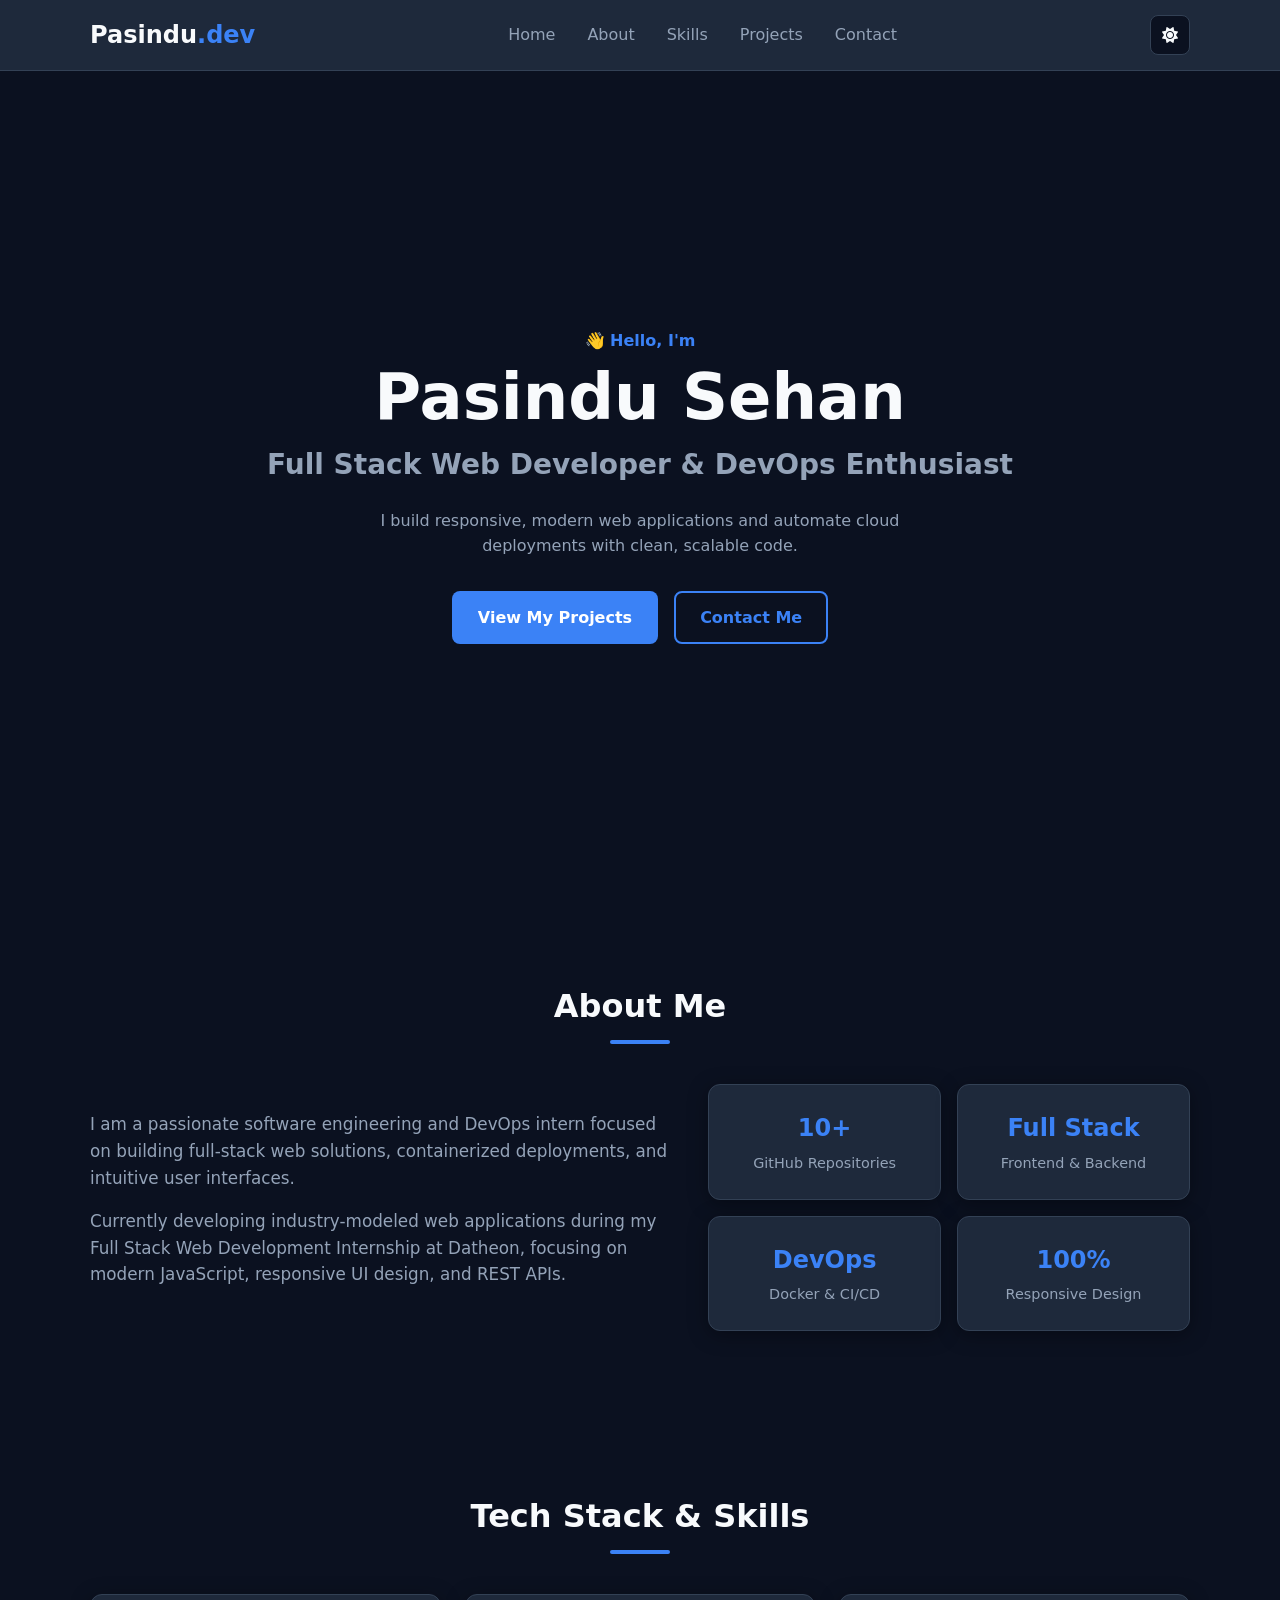
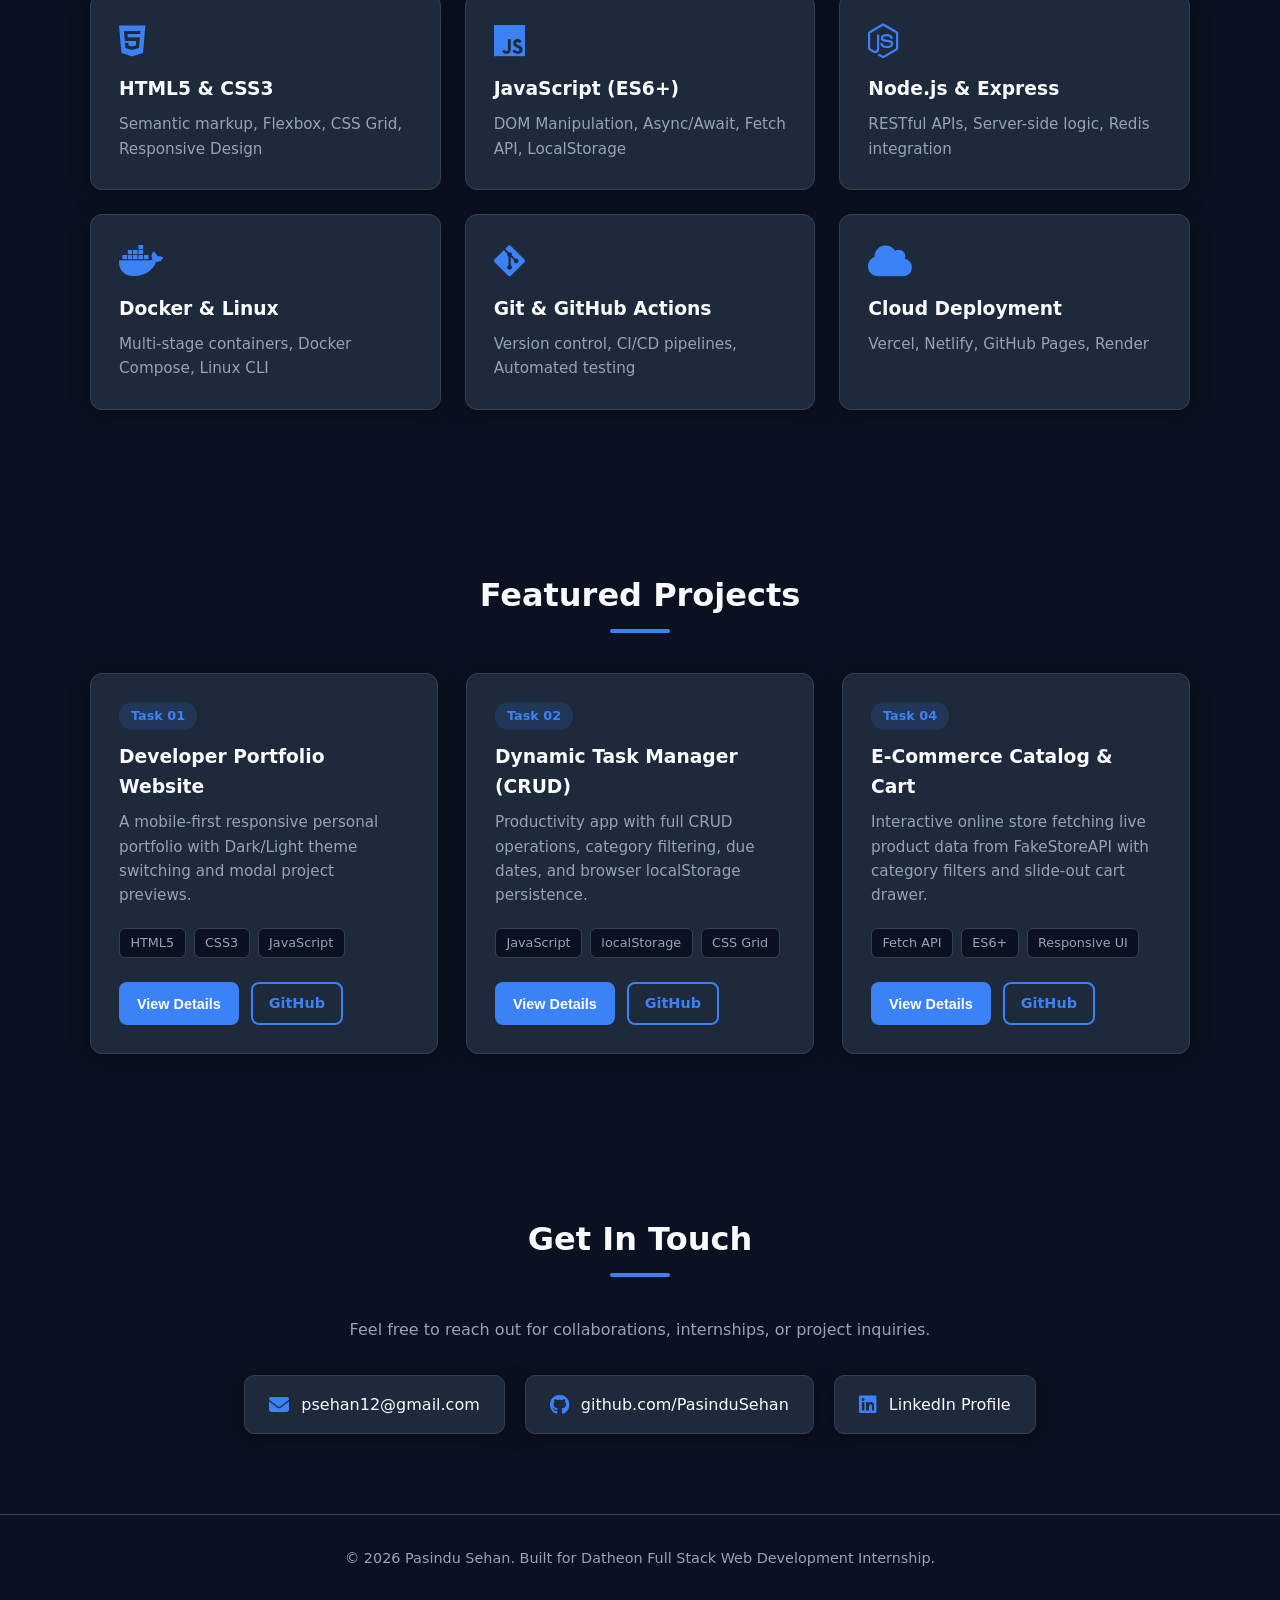
<file: Task-01-Portfolio/index.html>
<!DOCTYPE html>
<html lang="en" data-theme="dark">
<head>
  <meta charset="UTF-8" />
  <meta name="viewport" content="width=device-width, initial-scale=1.0" />
  <title>Pasindu Sehan | Full Stack & DevOps Portfolio</title>
  <link rel="stylesheet" href="style.css" />
  <!-- Icons -->
  <link rel="stylesheet" href="https://cdnjs.cloudflare.com/ajax/libs/font-awesome/6.5.1/css/all.min.css" />
</head>
<body>
  <!-- Header & Navigation -->
  <header class="header">
    <nav class="navbar container">
      <a href="#home" class="logo">Pasindu<span>.dev</span></a>

      <ul class="nav-links" id="navLinks">
        <li><a href="#home" class="nav-item">Home</a></li>
        <li><a href="#about" class="nav-item">About</a></li>
        <li><a href="#skills" class="nav-item">Skills</a></li>
        <li><a href="#projects" class="nav-item">Projects</a></li>
        <li><a href="#contact" class="nav-item">Contact</a></li>
      </ul>

      <div class="nav-actions">
        <button id="themeToggle" class="icon-btn" aria-label="Toggle Dark/Light Theme">
          <i class="fas fa-sun"></i>
        </button>
        <button id="hamburgerBtn" class="icon-btn hamburger" aria-label="Open Menu">
          <i class="fas fa-bars"></i>
        </button>
      </div>
    </nav>
  </header>

  <!-- Hero Section -->
  <section id="home" class="hero section">
    <div class="container hero-content">
      <p class="hero-tag">👋 Hello, I'm</p>
      <h1 class="hero-title">Pasindu Sehan</h1>
      <h2 class="hero-subtitle">Full Stack Web Developer & DevOps Enthusiast</h2>
      <p class="hero-desc">
        I build responsive, modern web applications and automate cloud deployments with clean, scalable code.
      </p>
      <div class="hero-buttons">
        <a href="#projects" class="btn btn-primary">View My Projects</a>
        <a href="#contact" class="btn btn-outline">Contact Me</a>
      </div>
    </div>
  </section>

  <!-- About Section -->
  <section id="about" class="about section">
    <div class="container">
      <h2 class="section-title">About Me</h2>
      <div class="about-grid">
        <div class="about-text">
          <p>
            I am a passionate software engineering and DevOps intern focused on building full-stack web solutions, containerized deployments, and intuitive user interfaces.
          </p>
          <p>
            Currently developing industry-modeled web applications during my Full Stack Web Development Internship at Datheon, focusing on modern JavaScript, responsive UI design, and REST APIs.
          </p>
        </div>
        <div class="about-stats">
          <div class="stat-card">
            <h3>10+</h3>
            <p>GitHub Repositories</p>
          </div>
          <div class="stat-card">
            <h3>Full Stack</h3>
            <p>Frontend & Backend</p>
          </div>
          <div class="stat-card">
            <h3>DevOps</h3>
            <p>Docker & CI/CD</p>
          </div>
          <div class="stat-card">
            <h3>100%</h3>
            <p>Responsive Design</p>
          </div>
        </div>
      </div>
    </div>
  </section>

  <!-- Skills Grid Section -->
  <section id="skills" class="skills section">
    <div class="container">
      <h2 class="section-title">Tech Stack & Skills</h2>
      <div class="skills-grid">
        <div class="skill-card">
          <i class="fab fa-html5 skill-icon"></i>
          <h3>HTML5 & CSS3</h3>
          <p>Semantic markup, Flexbox, CSS Grid, Responsive Design</p>
        </div>
        <div class="skill-card">
          <i class="fab fa-js skill-icon"></i>
          <h3>JavaScript (ES6+)</h3>
          <p>DOM Manipulation, Async/Await, Fetch API, LocalStorage</p>
        </div>
        <div class="skill-card">
          <i class="fab fa-node-js skill-icon"></i>
          <h3>Node.js & Express</h3>
          <p>RESTful APIs, Server-side logic, Redis integration</p>
        </div>
        <div class="skill-card">
          <i class="fab fa-docker skill-icon"></i>
          <h3>Docker & Linux</h3>
          <p>Multi-stage containers, Docker Compose, Linux CLI</p>
        </div>
        <div class="skill-card">
          <i class="fab fa-git-alt skill-icon"></i>
          <h3>Git & GitHub Actions</h3>
          <p>Version control, CI/CD pipelines, Automated testing</p>
        </div>
        <div class="skill-card">
          <i class="fas fa-cloud skill-icon"></i>
          <h3>Cloud Deployment</h3>
          <p>Vercel, Netlify, GitHub Pages, Render</p>
        </div>
      </div>
    </div>
  </section>

  <!-- Featured Projects Section -->
  <section id="projects" class="projects section">
    <div class="container">
      <h2 class="section-title">Featured Projects</h2>
      <div class="projects-grid">
        <!-- Project 1 -->
        <article class="project-card">
          <div class="project-badge">Task 01</div>
          <h3>Developer Portfolio Website</h3>
          <p>A mobile-first responsive personal portfolio with Dark/Light theme switching and modal project previews.</p>
          <div class="tech-tags">
            <span>HTML5</span>
            <span>CSS3</span>
            <span>JavaScript</span>
          </div>
          <div class="project-actions">
            <button class="btn btn-sm btn-primary open-modal-btn" data-project="0">View Details</button>
            <a href="https://github.com/PasinduSehan" target="_blank" class="btn btn-sm btn-outline">GitHub</a>
          </div>
        </article>

        <!-- Project 2 -->
        <article class="project-card">
          <div class="project-badge">Task 02</div>
          <h3>Dynamic Task Manager (CRUD)</h3>
          <p>Productivity app with full CRUD operations, category filtering, due dates, and browser localStorage persistence.</p>
          <div class="tech-tags">
            <span>JavaScript</span>
            <span>localStorage</span>
            <span>CSS Grid</span>
          </div>
          <div class="project-actions">
            <button class="btn btn-sm btn-primary open-modal-btn" data-project="1">View Details</button>
            <a href="https://github.com/PasinduSehan" target="_blank" class="btn btn-sm btn-outline">GitHub</a>
          </div>
        </article>

        <!-- Project 3 -->
        <article class="project-card">
          <div class="project-badge">Task 04</div>
          <h3>E-Commerce Catalog & Cart</h3>
          <p>Interactive online store fetching live product data from FakeStoreAPI with category filters and slide-out cart drawer.</p>
          <div class="tech-tags">
            <span>Fetch API</span>
            <span>ES6+</span>
            <span>Responsive UI</span>
          </div>
          <div class="project-actions">
            <button class="btn btn-sm btn-primary open-modal-btn" data-project="2">View Details</button>
            <a href="https://github.com/PasinduSehan" target="_blank" class="btn btn-sm btn-outline">GitHub</a>
          </div>
        </article>
      </div>
    </div>
  </section>

  <!-- Contact Section -->
  <section id="contact" class="contact section">
    <div class="container contact-container">
      <h2 class="section-title">Get In Touch</h2>
      <p class="contact-desc">Feel free to reach out for collaborations, internships, or project inquiries.</p>
      <div class="contact-links">
        <a href="mailto:psehan12@gmail.com" class="contact-card">
          <i class="fas fa-envelope"></i>
          <span>psehan12@gmail.com</span>
        </a>
        <a href="https://github.com/PasinduSehan" target="_blank" class="contact-card">
          <i class="fab fa-github"></i>
          <span>github.com/PasinduSehan</span>
        </a>
        <a href="https://linkedin.com" target="_blank" class="contact-card">
          <i class="fab fa-linkedin"></i>
          <span>LinkedIn Profile</span>
        </a>
      </div>
    </div>
  </section>

  <!-- Footer -->
  <footer class="footer">
    <div class="container">
      <p>&copy; 2026 Pasindu Sehan. Built for Datheon Full Stack Web Development Internship.</p>
    </div>
  </footer>

  <!-- Project Details Modal Popup -->
  <div id="projectModal" class="modal-overlay" aria-hidden="true">
    <div class="modal-box">
      <button id="closeModalBtn" class="modal-close" aria-label="Close Modal">
        <i class="fas fa-times"></i>
      </button>
      <span id="modalBadge" class="project-badge">Task</span>
      <h3 id="modalTitle">Project Title</h3>
      <p id="modalDescription" class="modal-desc">Project full description goes here.</p>
      <div class="modal-features">
        <h4>Key Features:</h4>
        <ul id="modalFeaturesList"></ul>
      </div>
      <div id="modalTech" class="tech-tags"></div>
      <div class="modal-footer">
        <a id="modalGithubLink" href="#" target="_blank" class="btn btn-primary">
          <i class="fab fa-github"></i> View Source Code
        </a>
      </div>
    </div>
  </div>

  <script src="script.js"></script>
</body>
</html>
</file>
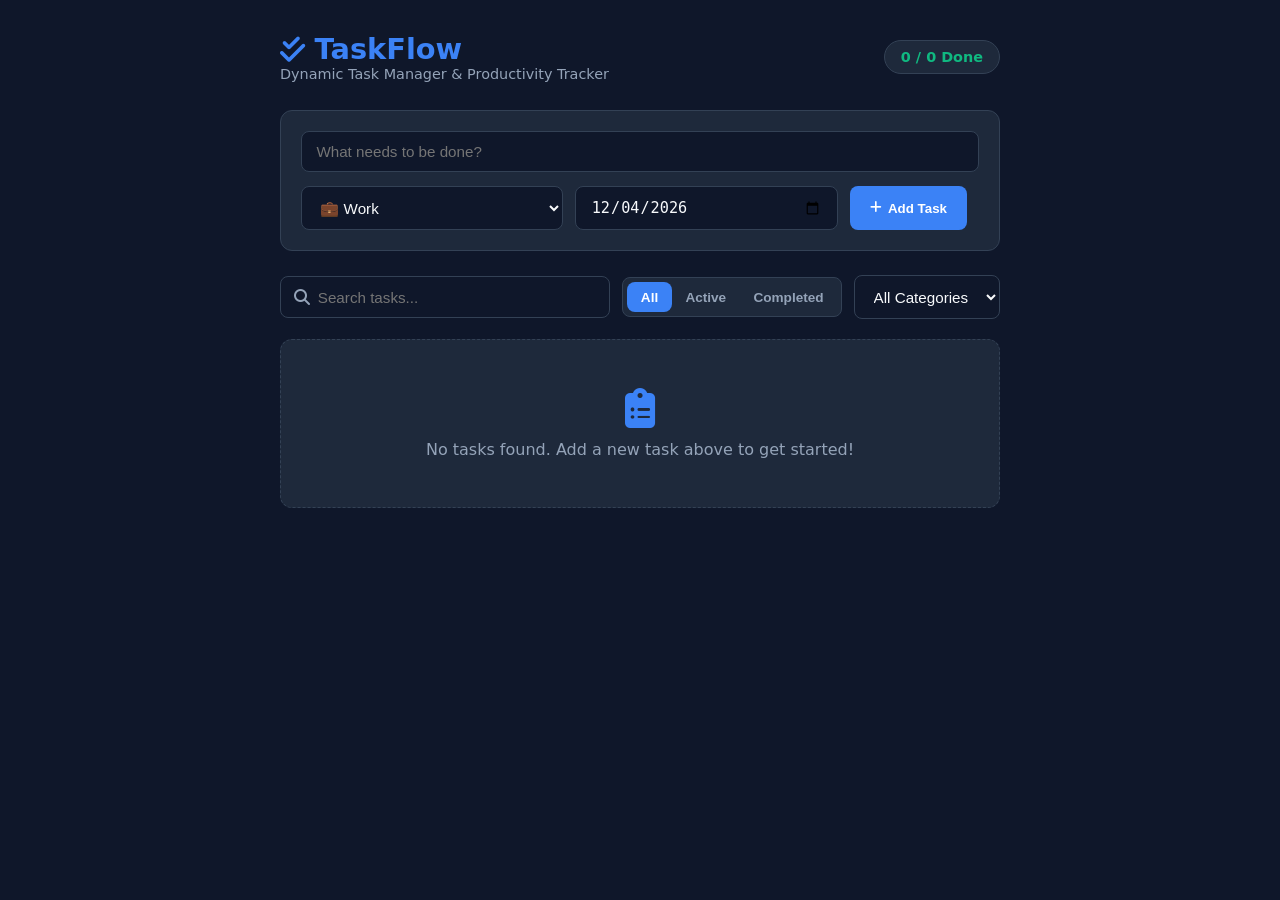
<file: Task-02-Task-Manager/index.html>
<!DOCTYPE html>
<html lang="en">
<head>
  <meta charset="UTF-8" />
  <meta name="viewport" content="width=device-width, initial-scale=1.0" />
  <title>TaskFlow | Dynamic Task Manager (CRUD)</title>
  <link rel="stylesheet" href="style.css" />
  <link rel="stylesheet" href="https://cdnjs.cloudflare.com/ajax/libs/font-awesome/6.5.1/css/all.min.css" />
</head>
<body>
  <div class="app-container">
    <!-- Header -->
    <header class="app-header">
      <div>
        <h1><i class="fas fa-check-double"></i> TaskFlow</h1>
        <p>Dynamic Task Manager & Productivity Tracker</p>
      </div>
      <div class="stats-pill">
        <span id="completedCount">0</span> / <span id="totalCount">0</span> Done
      </div>
    </header>

    <!-- Add / Edit Task Form -->
    <form id="taskForm" class="task-form">
      <input type="hidden" id="editTaskId" />
      <div class="form-row">
        <input
          type="text"
          id="taskTitle"
          placeholder="What needs to be done?"
          required
        />
      </div>
      <div class="form-row controls-row">
        <select id="taskCategory">
          <option value="Work">💼 Work</option>
          <option value="Study">📚 Study</option>
          <option value="Personal">🏠 Personal</option>
        </select>

        <input type="date" id="taskDueDate" required />

        <button type="submit" id="submitBtn" class="btn-primary">
          <i class="fas fa-plus"></i> Add Task
        </button>
        <button type="button" id="cancelEditBtn" class="btn-secondary hidden">
          Cancel
        </button>
      </div>
    </form>

    <!-- Search & Filters -->
    <div class="filter-bar">
      <div class="search-box">
        <i class="fas fa-search"></i>
        <input type="text" id="searchInput" placeholder="Search tasks..." />
      </div>

      <div class="filter-tabs">
        <button class="filter-btn active" data-filter="all">All</button>
        <button class="filter-btn" data-filter="active">Active</button>
        <button class="filter-btn" data-filter="completed">Completed</button>
      </div>

      <select id="categoryFilter" class="category-select">
        <option value="all">All Categories</option>
        <option value="Work">Work</option>
        <option value="Study">Study</option>
        <option value="Personal">Personal</option>
      </select>
    </div>

    <!-- Task List Container -->
    <ul id="taskList" class="task-list"></ul>

    <!-- Empty State -->
    <div id="emptyState" class="empty-state hidden">
      <i class="fas fa-clipboard-list"></i>
      <p>No tasks found. Add a new task above to get started!</p>
    </div>
  </div>

  <script src="script.js"></script>
</body>
</html>
</file>
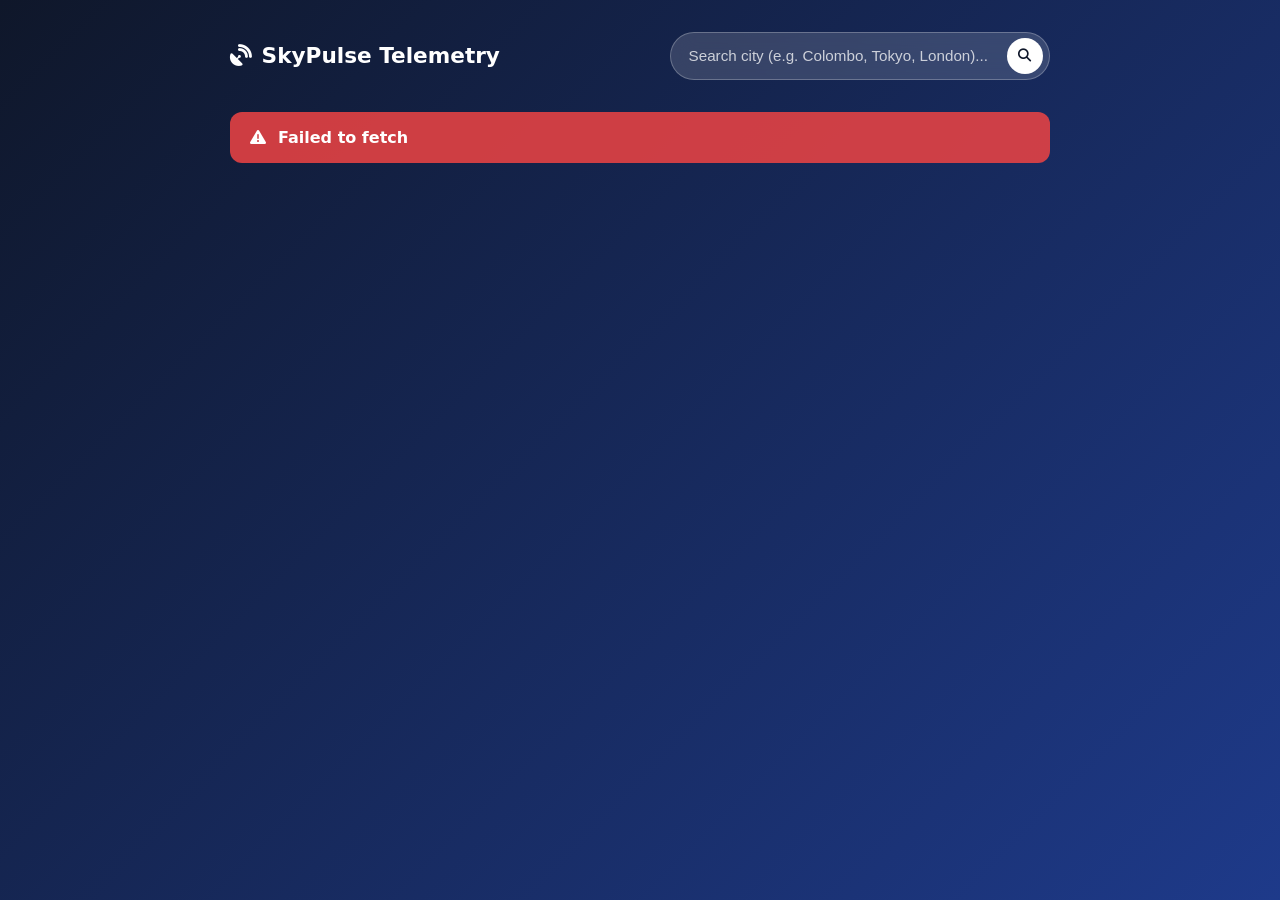
<file: Task-03-Weather-App/index.html>
<!DOCTYPE html>
<html lang="en">
<head>
  <meta charset="UTF-8" />
  <meta name="viewport" content="width=device-width, initial-scale=1.0" />
  <title>SkyPulse | Real-Time Weather & Climate Telemetry</title>
  <link rel="stylesheet" href="style.css" />
  <link rel="stylesheet" href="https://cdnjs.cloudflare.com/ajax/libs/font-awesome/6.5.1/css/all.min.css" />
</head>
<body class="theme-default">
  <div class="weather-app">
    <!-- Top Search Bar -->
    <header class="app-header">
      <div class="brand">
        <i class="fas fa-satellite-dish"></i>
        <span>SkyPulse Telemetry</span>
      </div>
      <form id="searchForm" class="search-form">
        <input
          type="text"
          id="cityInput"
          placeholder="Search city (e.g. Colombo, Tokyo, London)..."
          required
        />
        <button type="submit" aria-label="Search City">
          <i class="fas fa-search"></i>
        </button>
      </form>
    </header>

    <!-- Loading Spinner -->
    <div id="loader" class="state-box hidden">
      <div class="spinner"></div>
      <p>Fetching live atmospheric telemetry...</p>
    </div>

    <!-- Error Message -->
    <div id="errorBox" class="error-box hidden">
      <i class="fas fa-exclamation-triangle"></i>
      <span id="errorText">City not found. Please try again.</span>
    </div>

    <!-- Main Weather Dashboard -->
    <main id="weatherDashboard" class="dashboard hidden">
      <!-- Current Weather Hero Card -->
      <section class="current-card">
        <div class="location-info">
          <h1 id="cityName">Colombo, LK</h1>
          <p id="currentDate">Thursday, Nov 26, 2026</p>
          <span id="conditionBadge" class="condition-pill">Clear Sky</span>
        </div>

        <div class="temp-display">
          <i id="weatherIcon" class="fas fa-sun main-icon"></i>
          <div class="temp-value">
            <span id="currentTemp">29</span><span class="unit">°C</span>
          </div>
        </div>
      </section>

      <!-- Telemetry Metrics Grid -->
      <section class="metrics-grid">
        <div class="metric-card">
          <i class="fas fa-tint"></i>
          <div>
            <span class="metric-label">Humidity</span>
            <strong id="humidityValue">74%</strong>
          </div>
        </div>

        <div class="metric-card">
          <i class="fas fa-wind"></i>
          <div>
            <span class="metric-label">Wind Speed</span>
            <strong id="windValue">14 km/h</strong>
          </div>
        </div>

        <div class="metric-card">
          <i class="fas fa-tachometer-alt"></i>
          <div>
            <span class="metric-label">Pressure</span>
            <strong id="pressureValue">1012 hPa</strong>
          </div>
        </div>

        <div class="metric-card">
          <i class="fas fa-temperature-half"></i>
          <div>
            <span class="metric-label">Feels Like</span>
            <strong id="feelsLikeValue">32°C</strong>
          </div>
        </div>
      </section>

      <!-- 5-Day Forecast Section -->
      <section class="forecast-section">
        <h2>5-Day Climate Forecast</h2>
        <div id="forecastGrid" class="forecast-grid">
          <!-- Forecast cards injected via JS -->
        </div>
      </section>
    </main>
  </div>

  <script src="script.js"></script>
</body>
</html>
</file>
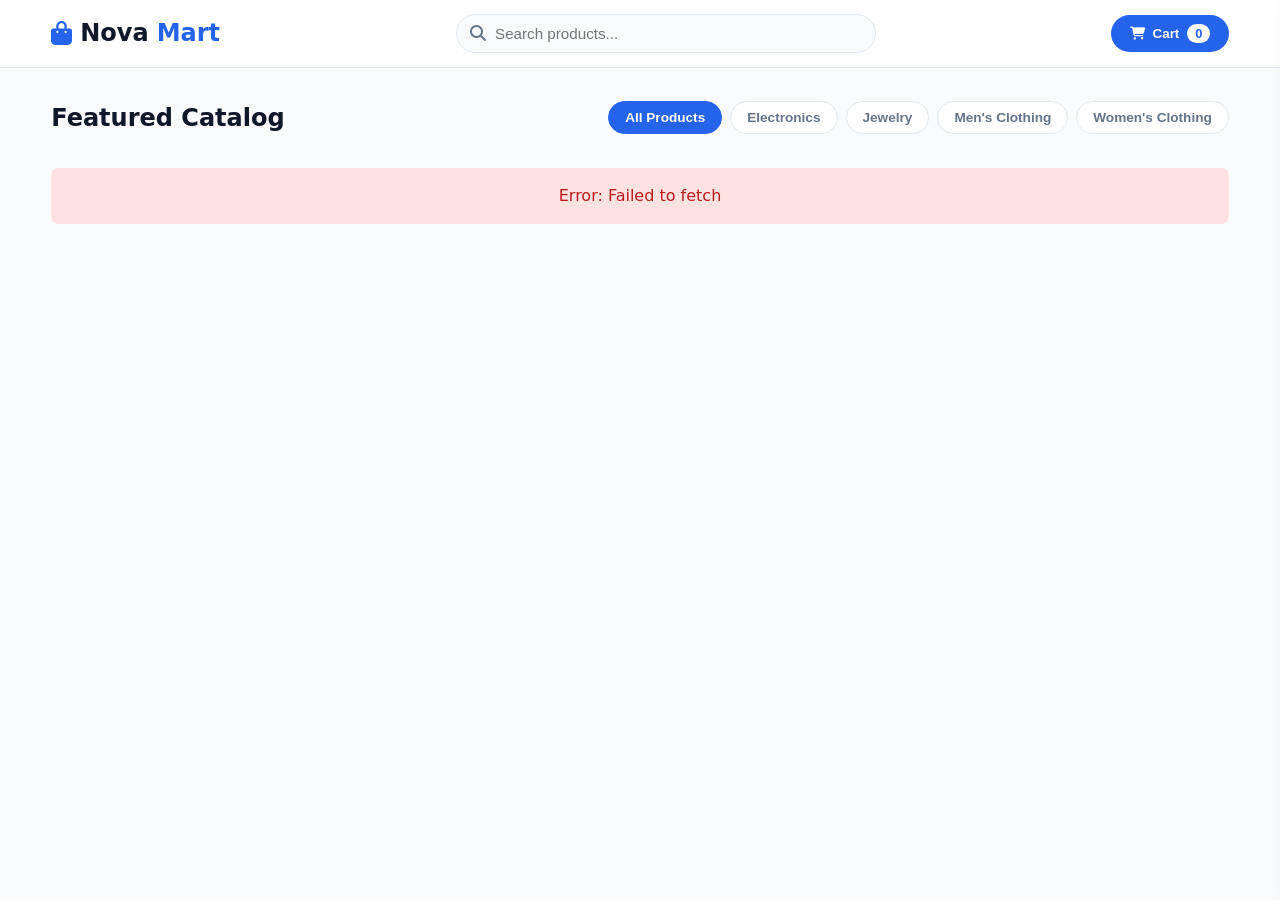
<file: Task-04-Ecommerce-Store/index.html>
<!DOCTYPE html>
<html lang="en">
<head>
  <meta charset="UTF-8" />
  <meta name="viewport" content="width=device-width, initial-scale=1.0" />
  <title>NovaMart | E-Commerce Catalog & Cart</title>
  <link rel="stylesheet" href="style.css" />
  <link rel="stylesheet" href="https://cdnjs.cloudflare.com/ajax/libs/font-awesome/6.5.1/css/all.min.css" />
</head>
<body>
  <!-- Navbar -->
  <header class="navbar">
    <div class="container nav-content">
      <a href="#" class="logo"><i class="fas fa-bag-shopping"></i> Nova<span>Mart</span></a>

      <div class="search-bar">
        <i class="fas fa-search"></i>
        <input type="text" id="searchInput" placeholder="Search products..." />
      </div>

      <button id="openCartBtn" class="cart-btn" aria-label="Open Shopping Cart">
        <i class="fas fa-shopping-cart"></i>
        <span>Cart</span>
        <span id="cartBadge" class="badge">0</span>
      </button>
    </div>
  </header>

  <!-- Main Storefront -->
  <main class="container main-section">
    <!-- Category Filter Buttons -->
    <div class="filter-bar">
      <h2>Featured Catalog</h2>
      <div id="categoryButtons" class="category-pills">
        <button class="cat-btn active" data-category="all">All Products</button>
        <button class="cat-btn" data-category="electronics">Electronics</button>
        <button class="cat-btn" data-category="jewelery">Jewelry</button>
        <button class="cat-btn" data-category="men's clothing">Men's Clothing</button>
        <button class="cat-btn" data-category="women's clothing">Women's Clothing</button>
      </div>
    </div>

    <!-- Loading Spinner -->
    <div id="loader" class="loader-container">
      <div class="spinner"></div>
      <p>Loading catalog from FakeStoreAPI...</p>
    </div>

    <!-- Error Message -->
    <div id="errorMessage" class="error-box hidden"></div>

    <!-- Product Grid -->
    <section id="productGrid" class="product-grid"></section>
  </main>

  <!-- Slide-out Cart Drawer -->
  <div id="cartOverlay" class="drawer-overlay"></div>
  <aside id="cartDrawer" class="cart-drawer" aria-hidden="true">
    <div class="drawer-header">
      <h3><i class="fas fa-shopping-bag"></i> Your Cart</h3>
      <button id="closeCartBtn" class="close-btn" aria-label="Close Cart">
        <i class="fas fa-times"></i>
      </button>
    </div>

    <div id="cartItemsContainer" class="drawer-body">
      <!-- Cart items injected via JS -->
    </div>

    <div class="drawer-footer">
      <div class="summary-row">
        <span>Subtotal</span>
        <span id="subtotalAmount">$0.00</span>
      </div>
      <div class="summary-row">
        <span>Estimated Tax (5%)</span>
        <span id="taxAmount">$0.00</span>
      </div>
      <div class="summary-row">
        <span>Shipping</span>
        <span id="shippingAmount">$0.00</span>
      </div>
      <div class="summary-row total-row">
        <span>Total</span>
        <span id="totalAmount">$0.00</span>
      </div>
      <button id="checkoutBtn" class="checkout-btn" disabled>
        Proceed to Checkout <i class="fas fa-arrow-right"></i>
      </button>
    </div>
  </aside>

  <!-- Simulated Checkout Modal -->
  <div id="checkoutModal" class="modal-overlay">
    <div class="modal-card">
      <div class="success-icon"><i class="fas fa-check-circle"></i></div>
      <h2>Order Confirmed!</h2>
      <p>Thank you for shopping with NovaMart. Your simulated order has been placed successfully.</p>
      <p class="order-total-note">Total Paid: <strong id="modalPaidAmount">$0.00</strong></p>
      <button id="closeModalBtn" class="btn-primary">Continue Shopping</button>
    </div>
  </div>

  <script src="script.js"></script>
</body>
</html>
</file>
<file: Task-01-Portfolio/style.css>
/* Theme Variables */
:root {
  --bg-color: #f8fafc;
  --surface-color: #ffffff;
  --text-primary: #0f172a;
  --text-secondary: #475569;
  --accent: #2563eb;
  --accent-hover: #1d4ed8;
  --border-color: #e2e8f0;
  --shadow: 0 4px 20px rgba(0, 0, 0, 0.06);
}

[data-theme="dark"] {
  --bg-color: #0b1120;
  --surface-color: #1e293b;
  --text-primary: #f8fafc;
  --text-secondary: #94a3b8;
  --accent: #3b82f6;
  --accent-hover: #60a5fa;
  --border-color: #334155;
  --shadow: 0 4px 20px rgba(0, 0, 0, 0.35);
}

/* Reset & Base */
* {
  margin: 0;
  padding: 0;
  box-sizing: border-box;
}

html {
  scroll-behavior: smooth;
}

body {
  font-family: 'Segoe UI', system-ui, -apple-system, sans-serif;
  background-color: var(--bg-color);
  color: var(--text-primary);
  line-height: 1.6;
  transition: background-color 0.3s ease, color 0.3s ease;
}

.container {
  width: 90%;
  max-width: 1100px;
  margin: 0 auto;
}

.section {
  padding: 5rem 0;
}

.section-title {
  font-size: 2rem;
  text-align: center;
  margin-bottom: 2.5rem;
  position: relative;
}

.section-title::after {
  content: "";
  display: block;
  width: 60px;
  height: 4px;
  background: var(--accent);
  margin: 0.5rem auto 0;
  border-radius: 2px;
}

/* Buttons */
.btn {
  display: inline-flex;
  align-items: center;
  gap: 0.5rem;
  padding: 0.75rem 1.5rem;
  border-radius: 8px;
  font-weight: 600;
  text-decoration: none;
  cursor: pointer;
  border: 2px solid transparent;
  transition: all 0.25s ease;
}

.btn-sm {
  padding: 0.5rem 1rem;
  font-size: 0.9rem;
}

.btn-primary {
  background: var(--accent);
  color: #ffffff;
}

.btn-primary:hover {
  background: var(--accent-hover);
  transform: translateY(-2px);
}

.btn-outline {
  border-color: var(--accent);
  color: var(--accent);
  background: transparent;
}

.btn-outline:hover {
  background: var(--accent);
  color: #ffffff;
}

/* Header & Navbar */
.header {
  position: sticky;
  top: 0;
  z-index: 100;
  background: var(--surface-color);
  border-bottom: 1px solid var(--border-color);
  backdrop-filter: blur(10px);
}

.navbar {
  display: flex;
  justify-content: space-between;
  align-items: center;
  height: 70px;
}

.logo {
  font-size: 1.5rem;
  font-weight: 800;
  color: var(--text-primary);
  text-decoration: none;
}

.logo span {
  color: var(--accent);
}

.nav-links {
  display: flex;
  list-style: none;
  gap: 2rem;
}

.nav-item {
  text-decoration: none;
  color: var(--text-secondary);
  font-weight: 500;
  transition: color 0.2s;
}

.nav-item:hover {
  color: var(--accent);
}

.nav-actions {
  display: flex;
  align-items: center;
  gap: 0.75rem;
}

.icon-btn {
  background: var(--bg-color);
  color: var(--text-primary);
  border: 1px solid var(--border-color);
  width: 40px;
  height: 40px;
  border-radius: 8px;
  cursor: pointer;
  display: grid;
  place-items: center;
  font-size: 1rem;
  transition: all 0.2s;
}

.icon-btn:hover {
  border-color: var(--accent);
  color: var(--accent);
}

.hamburger {
  display: none;
}

/* Hero Section */
.hero {
  min-height: calc(100vh - 70px);
  display: flex;
  align-items: center;
  text-align: center;
}

.hero-tag {
  color: var(--accent);
  font-weight: 600;
  margin-bottom: 0.5rem;
}

.hero-title {
  font-size: clamp(2.5rem, 6vw, 4rem);
  font-weight: 800;
  line-height: 1.15;
  margin-bottom: 0.5rem;
}

.hero-subtitle {
  font-size: clamp(1.2rem, 3vw, 1.75rem);
  color: var(--text-secondary);
  margin-bottom: 1.25rem;
}

.hero-desc {
  max-width: 600px;
  margin: 0 auto 2rem;
  color: var(--text-secondary);
}

.hero-buttons {
  display: flex;
  justify-content: center;
  gap: 1rem;
  flex-wrap: wrap;
}

/* About Section */
.about-grid {
  display: grid;
  grid-template-columns: 1.2fr 1fr;
  gap: 2.5rem;
  align-items: center;
}

.about-text p {
  color: var(--text-secondary);
  margin-bottom: 1rem;
  font-size: 1.05rem;
}

.about-stats {
  display: grid;
  grid-template-columns: repeat(2, 1fr);
  gap: 1rem;
}

.stat-card {
  background: var(--surface-color);
  padding: 1.5rem;
  border-radius: 12px;
  border: 1px solid var(--border-color);
  text-align: center;
  box-shadow: var(--shadow);
}

.stat-card h3 {
  color: var(--accent);
  font-size: 1.5rem;
  margin-bottom: 0.25rem;
}

.stat-card p {
  color: var(--text-secondary);
  font-size: 0.9rem;
}

/* Skills Grid */
.skills-grid {
  display: grid;
  grid-template-columns: repeat(auto-fit, minmax(260px, 1fr));
  gap: 1.5rem;
}

.skill-card {
  background: var(--surface-color);
  padding: 1.75rem;
  border-radius: 12px;
  border: 1px solid var(--border-color);
  box-shadow: var(--shadow);
  transition: transform 0.25s ease;
}

.skill-card:hover {
  transform: translateY(-5px);
  border-color: var(--accent);
}

.skill-icon {
  font-size: 2.2rem;
  color: var(--accent);
  margin-bottom: 1rem;
}

.skill-card h3 {
  margin-bottom: 0.5rem;
}

.skill-card p {
  color: var(--text-secondary);
  font-size: 0.95rem;
}

/* Projects Grid */
.projects-grid {
  display: grid;
  grid-template-columns: repeat(auto-fit, minmax(300px, 1fr));
  gap: 1.75rem;
}

.project-card {
  background: var(--surface-color);
  padding: 1.75rem;
  border-radius: 12px;
  border: 1px solid var(--border-color);
  box-shadow: var(--shadow);
  display: flex;
  flex-direction: column;
  justify-content: space-between;
}

.project-badge {
  display: inline-block;
  width: fit-content;
  background: rgba(59, 130, 246, 0.15);
  color: var(--accent);
  font-size: 0.8rem;
  font-weight: 700;
  padding: 0.25rem 0.75rem;
  border-radius: 999px;
  margin-bottom: 0.75rem;
}

.project-card h3 {
  margin-bottom: 0.5rem;
}

.project-card p {
  color: var(--text-secondary);
  font-size: 0.95rem;
  margin-bottom: 1.25rem;
}

.tech-tags {
  display: flex;
  flex-wrap: wrap;
  gap: 0.5rem;
  margin-bottom: 1.5rem;
}

.tech-tags span {
  background: var(--bg-color);
  color: var(--text-secondary);
  border: 1px solid var(--border-color);
  padding: 0.25rem 0.65rem;
  border-radius: 6px;
  font-size: 0.8rem;
}

.project-actions {
  display: flex;
  gap: 0.75rem;
}

/* Contact Section */
.contact-container {
  text-align: center;
}

.contact-desc {
  color: var(--text-secondary);
  margin-bottom: 2rem;
}

.contact-links {
  display: flex;
  justify-content: center;
  flex-wrap: wrap;
  gap: 1.25rem;
}

.contact-card {
  display: flex;
  align-items: center;
  gap: 0.75rem;
  background: var(--surface-color);
  color: var(--text-primary);
  text-decoration: none;
  padding: 1rem 1.5rem;
  border-radius: 10px;
  border: 1px solid var(--border-color);
  box-shadow: var(--shadow);
  transition: all 0.25s;
}

.contact-card i {
  color: var(--accent);
  font-size: 1.25rem;
}

.contact-card:hover {
  border-color: var(--accent);
  transform: translateY(-3px);
}

/* Footer */
.footer {
  text-align: center;
  padding: 2rem 0;
  border-top: 1px solid var(--border-color);
  color: var(--text-secondary);
  font-size: 0.9rem;
}

/* Modal Popup */
.modal-overlay {
  position: fixed;
  inset: 0;
  background: rgba(0, 0, 0, 0.7);
  display: none;
  place-items: center;
  padding: 1rem;
  z-index: 999;
}

.modal-overlay.active {
  display: grid;
}

.modal-box {
  background: var(--surface-color);
  width: 100%;
  max-width: 520px;
  padding: 2rem;
  border-radius: 14px;
  border: 1px solid var(--border-color);
  position: relative;
  animation: popIn 0.2s ease;
}

@keyframes popIn {
  from { transform: scale(0.95); opacity: 0; }
  to { transform: scale(1); opacity: 1; }
}

.modal-close {
  position: absolute;
  top: 1rem;
  right: 1rem;
  background: transparent;
  border: none;
  color: var(--text-secondary);
  font-size: 1.25rem;
  cursor: pointer;
}

.modal-desc {
  color: var(--text-secondary);
  margin: 0.75rem 0 1.25rem;
}

.modal-features {
  margin-bottom: 1.25rem;
}

.modal-features h4 {
  margin-bottom: 0.5rem;
}

.modal-features ul {
  padding-left: 1.25rem;
  color: var(--text-secondary);
}

.modal-features li {
  margin-bottom: 0.35rem;
}

/* Mobile Responsive Media Queries */
@media (max-width: 768px) {
  .hamburger {
    display: grid;
  }

  .nav-links {
    position: absolute;
    top: 70px;
    left: 0;
    right: 0;
    background: var(--surface-color);
    flex-direction: column;
    gap: 0;
    border-bottom: 1px solid var(--border-color);
    display: none;
  }

  .nav-links.active {
    display: flex;
  }

  .nav-links li a {
    display: block;
    padding: 1rem 1.5rem;
    border-top: 1px solid var(--border-color);
  }

  .about-grid {
    grid-template-columns: 1fr;
  }
}
</file>
<file: Task-02-Task-Manager/style.css>
:root {
  --bg: #0f172a;
  --card: #1e293b;
  --input-bg: #0f172a;
  --text: #f8fafc;
  --muted: #94a3b8;
  --primary: #3b82f6;
  --primary-hover: #2563eb;
  --success: #10b981;
  --danger: #ef4444;
  --warning: #f59e0b;
  --border: #334155;
}

* {
  margin: 0;
  padding: 0;
  box-sizing: border-box;
}

body {
  font-family: 'Segoe UI', system-ui, sans-serif;
  background-color: var(--bg);
  color: var(--text);
  min-height: 100vh;
  padding: 2rem 1rem;
  display: flex;
  justify-content: center;
}

.app-container {
  width: 100%;
  max-width: 720px;
}

/* Header */
.app-header {
  display: flex;
  justify-content: space-between;
  align-items: center;
  margin-bottom: 1.75rem;
  flex-wrap: wrap;
  gap: 1rem;
}

.app-header h1 {
  font-size: 1.8rem;
  color: var(--primary);
  display: flex;
  align-items: center;
  gap: 0.6rem;
}

.app-header p {
  color: var(--muted);
  font-size: 0.9rem;
}

.stats-pill {
  background: var(--card);
  border: 1px solid var(--border);
  padding: 0.5rem 1rem;
  border-radius: 999px;
  font-weight: 600;
  font-size: 0.9rem;
  color: var(--success);
}

/* Form */
.task-form {
  background: var(--card);
  padding: 1.25rem;
  border-radius: 12px;
  border: 1px solid var(--border);
  margin-bottom: 1.5rem;
  display: flex;
  flex-direction: column;
  gap: 0.85rem;
}

.controls-row {
  display: grid;
  grid-template-columns: 1fr 1fr auto auto;
  gap: 0.75rem;
}

input[type="text"],
input[type="date"],
select {
  width: 100%;
  padding: 0.7rem 0.9rem;
  border-radius: 8px;
  border: 1px solid var(--border);
  background: var(--input-bg);
  color: var(--text);
  font-size: 0.95rem;
  outline: none;
}

input:focus,
select:focus {
  border-color: var(--primary);
}

button {
  cursor: pointer;
  border: none;
  border-radius: 8px;
  font-weight: 600;
  transition: all 0.2s ease;
}

.btn-primary {
  background: var(--primary);
  color: #fff;
  padding: 0.7rem 1.25rem;
  display: inline-flex;
  align-items: center;
  gap: 0.4rem;
  white-space: nowrap;
}

.btn-primary:hover {
  background: var(--primary-hover);
}

.btn-secondary {
  background: var(--border);
  color: var(--text);
  padding: 0.7rem 1rem;
}

.hidden {
  display: none !important;
}

/* Filter Bar */
.filter-bar {
  display: flex;
  justify-content: space-between;
  align-items: center;
  gap: 0.75rem;
  margin-bottom: 1.25rem;
  flex-wrap: wrap;
}

.search-box {
  position: relative;
  flex: 1;
  min-width: 180px;
}

.search-box i {
  position: absolute;
  left: 0.85rem;
  top: 50%;
  transform: translateY(-50%);
  color: var(--muted);
}

.search-box input {
  padding-left: 2.3rem;
}

.filter-tabs {
  display: flex;
  background: var(--card);
  padding: 0.25rem;
  border-radius: 8px;
  border: 1px solid var(--border);
}

.filter-btn {
  background: transparent;
  color: var(--muted);
  padding: 0.45rem 0.85rem;
  font-size: 0.85rem;
}

.filter-btn.active {
  background: var(--primary);
  color: #fff;
}

.category-select {
  width: auto;
  min-width: 140px;
}

/* Task List */
.task-list {
  list-style: none;
  display: flex;
  flex-direction: column;
  gap: 0.75rem;
}

.task-item {
  background: var(--card);
  border: 1px solid var(--border);
  border-radius: 10px;
  padding: 1rem 1.25rem;
  display: flex;
  justify-content: space-between;
  align-items: center;
  gap: 1rem;
  transition: transform 0.2s ease, opacity 0.25s ease;
  animation: slideIn 0.25s ease;
}

@keyframes slideIn {
  from { opacity: 0; transform: translateY(-8px); }
  to { opacity: 1; transform: translateY(0); }
}

.task-item.completed {
  opacity: 0.65;
  border-left: 4px solid var(--success);
}

.task-item.completed .task-text {
  text-decoration: line-through;
  color: var(--muted);
}

.task-left {
  display: flex;
  align-items: flex-start;
  gap: 0.85rem;
  flex: 1;
}

.task-checkbox {
  width: 20px;
  height: 20px;
  margin-top: 3px;
  accent-color: var(--success);
  cursor: pointer;
}

.task-info {
  display: flex;
  flex-direction: column;
  gap: 0.35rem;
}

.task-text {
  font-size: 1rem;
  font-weight: 500;
}

.task-meta {
  display: flex;
  align-items: center;
  gap: 0.75rem;
  font-size: 0.8rem;
  color: var(--muted);
}

.badge {
  padding: 0.15rem 0.6rem;
  border-radius: 999px;
  font-weight: 600;
  font-size: 0.75rem;
}

.badge-Work { background: rgba(59, 130, 246, 0.2); color: #60a5fa; }
.badge-Study { background: rgba(168, 85, 247, 0.2); color: #c084fc; }
.badge-Personal { background: rgba(16, 185, 129, 0.2); color: #34d399; }

.task-actions {
  display: flex;
  gap: 0.5rem;
}

.action-btn {
  background: var(--input-bg);
  color: var(--muted);
  width: 34px;
  height: 34px;
  display: grid;
  place-items: center;
  border: 1px solid var(--border);
}

.action-btn.edit:hover {
  color: var(--warning);
  border-color: var(--warning);
}

.action-btn.delete:hover {
  color: var(--danger);
  border-color: var(--danger);
}

/* Empty State */
.empty-state {
  text-align: center;
  padding: 3rem 1rem;
  background: var(--card);
  border-radius: 12px;
  border: 1px dashed var(--border);
  color: var(--muted);
}

.empty-state i {
  font-size: 2.5rem;
  margin-bottom: 0.75rem;
  color: var(--primary);
}

@media (max-width: 640px) {
  .controls-row {
    grid-template-columns: 1fr;
  }
}
</file>
<file: Task-03-Weather-App/style.css>
* {
  margin: 0;
  padding: 0;
  box-sizing: border-box;
}

body {
  font-family: 'Segoe UI', system-ui, sans-serif;
  min-height: 100vh;
  color: #ffffff;
  padding: 2rem 1rem;
  display: flex;
  justify-content: center;
  transition: background 0.6s ease;
}

/* Dynamic Weather Gradients */
body.theme-default {
  background: linear-gradient(135deg, #0f172a 0%, #1e3a8a 100%);
}

body.theme-sunny {
  background: linear-gradient(135deg, #0284c7 0%, #f59e0b 100%);
}

body.theme-cloudy {
  background: linear-gradient(135deg, #334155 0%, #64748b 100%);
}

body.theme-rainy {
  background: linear-gradient(135deg, #1e293b 0%, #0f172a 60%, #1d4ed8 100%);
}

body.theme-night {
  background: linear-gradient(135deg, #020617 0%, #1e1b4b 100%);
}

.weather-app {
  width: 100%;
  max-width: 820px;
}

/* Header & Search */
.app-header {
  display: flex;
  justify-content: space-between;
  align-items: center;
  flex-wrap: wrap;
  gap: 1rem;
  margin-bottom: 2rem;
}

.brand {
  display: flex;
  align-items: center;
  gap: 0.6rem;
  font-size: 1.35rem;
  font-weight: 800;
}

.search-form {
  display: flex;
  background: rgba(255, 255, 255, 0.15);
  backdrop-filter: blur(12px);
  border: 1px solid rgba(255, 255, 255, 0.25);
  border-radius: 999px;
  padding: 0.3rem 0.4rem 0.3rem 1.1rem;
  width: 100%;
  max-width: 380px;
}

.search-form input {
  flex: 1;
  background: transparent;
  border: none;
  color: #ffffff;
  font-size: 0.95rem;
  outline: none;
}

.search-form input::placeholder {
  color: rgba(255, 255, 255, 0.75);
}

.search-form button {
  background: #ffffff;
  color: #0f172a;
  border: none;
  width: 36px;
  height: 36px;
  border-radius: 50%;
  cursor: pointer;
  display: grid;
  place-items: center;
  transition: transform 0.2s;
}

.search-form button:hover {
  transform: scale(1.06);
}

.hidden {
  display: none !important;
}

/* Loader & Error */
.state-box {
  text-align: center;
  padding: 4rem 1rem;
  background: rgba(255, 255, 255, 0.1);
  border-radius: 16px;
  backdrop-filter: blur(10px);
}

.spinner {
  width: 44px;
  height: 44px;
  border: 4px solid rgba(255, 255, 255, 0.25);
  border-top-color: #ffffff;
  border-radius: 50%;
  margin: 0 auto 1rem;
  animation: spin 0.8s linear infinite;
}

@keyframes spin {
  to { transform: rotate(360deg); }
}

.error-box {
  background: rgba(239, 68, 68, 0.85);
  padding: 1rem 1.25rem;
  border-radius: 12px;
  margin-bottom: 1.5rem;
  display: flex;
  align-items: center;
  gap: 0.75rem;
  font-weight: 600;
}

/* Current Weather Card */
.current-card {
  background: rgba(255, 255, 255, 0.14);
  backdrop-filter: blur(14px);
  border: 1px solid rgba(255, 255, 255, 0.22);
  border-radius: 20px;
  padding: 2rem;
  display: flex;
  justify-content: space-between;
  align-items: center;
  flex-wrap: wrap;
  gap: 1.5rem;
  margin-bottom: 1.5rem;
}

.location-info h1 {
  font-size: 2rem;
  margin-bottom: 0.25rem;
}

.location-info p {
  opacity: 0.85;
  margin-bottom: 0.85rem;
}

.condition-pill {
  display: inline-block;
  background: rgba(255, 255, 255, 0.22);
  padding: 0.35rem 0.9rem;
  border-radius: 999px;
  font-weight: 600;
  font-size: 0.9rem;
}

.temp-display {
  display: flex;
  align-items: center;
  gap: 1.25rem;
}

.main-icon {
  font-size: 4rem;
}

.temp-value {
  font-size: 4.2rem;
  font-weight: 800;
  line-height: 1;
}

.temp-value .unit {
  font-size: 1.8rem;
  vertical-align: top;
}

/* Telemetry Metrics */
.metrics-grid {
  display: grid;
  grid-template-columns: repeat(auto-fit, minmax(170px, 1fr));
  gap: 1rem;
  margin-bottom: 2rem;
}

.metric-card {
  background: rgba(255, 255, 255, 0.12);
  backdrop-filter: blur(10px);
  border: 1px solid rgba(255, 255, 255, 0.18);
  border-radius: 14px;
  padding: 1.15rem;
  display: flex;
  align-items: center;
  gap: 0.9rem;
}

.metric-card i {
  font-size: 1.5rem;
  opacity: 0.9;
}

.metric-label {
  display: block;
  font-size: 0.8rem;
  opacity: 0.8;
}

.metric-card strong {
  font-size: 1.15rem;
}

/* 5-Day Forecast */
.forecast-section h2 {
  font-size: 1.2rem;
  margin-bottom: 1rem;
}

.forecast-grid {
  display: grid;
  grid-template-columns: repeat(auto-fit, minmax(135px, 1fr));
  gap: 0.9rem;
}

.forecast-card {
  background: rgba(255, 255, 255, 0.12);
  backdrop-filter: blur(10px);
  border: 1px solid rgba(255, 255, 255, 0.18);
  border-radius: 14px;
  padding: 1.15rem 0.9rem;
  text-align: center;
}

.forecast-day {
  font-weight: 700;
  margin-bottom: 0.5rem;
}

.forecast-icon {
  font-size: 1.8rem;
  margin: 0.5rem 0;
}

.forecast-temps {
  font-size: 0.95rem;
  font-weight: 600;
}

.forecast-temps span {
  opacity: 0.7;
  font-weight: 400;
}
</file>
<file: Task-04-Ecommerce-Store/style.css>
:root {
  --bg: #f8fafc;
  --surface: #ffffff;
  --text: #0f172a;
  --muted: #64748b;
  --primary: #2563eb;
  --primary-dark: #1d4ed8;
  --accent: #f59e0b;
  --success: #10b981;
  --danger: #ef4444;
  --border: #e2e8f0;
  --shadow: 0 4px 16px rgba(15, 23, 42, 0.06);
}

* {
  margin: 0;
  padding: 0;
  box-sizing: border-box;
}

body {
  font-family: 'Segoe UI', system-ui, sans-serif;
  background-color: var(--bg);
  color: var(--text);
  line-height: 1.5;
}

.container {
  width: 92%;
  max-width: 1200px;
  margin: 0 auto;
}

.hidden {
  display: none !important;
}

/* Navbar */
.navbar {
  background: var(--surface);
  border-bottom: 1px solid var(--border);
  position: sticky;
  top: 0;
  z-index: 50;
  padding: 0.9rem 0;
}

.nav-content {
  display: flex;
  justify-content: space-between;
  align-items: center;
  gap: 1rem;
  flex-wrap: wrap;
}

.logo {
  font-size: 1.5rem;
  font-weight: 800;
  color: var(--text);
  text-decoration: none;
  display: flex;
  align-items: center;
  gap: 0.5rem;
}

.logo i,
.logo span {
  color: var(--primary);
}

.search-bar {
  position: relative;
  flex: 1;
  max-width: 420px;
  min-width: 200px;
}

.search-bar i {
  position: absolute;
  left: 0.9rem;
  top: 50%;
  transform: translateY(-50%);
  color: var(--muted);
}

.search-bar input {
  width: 100%;
  padding: 0.6rem 1rem 0.6rem 2.4rem;
  border-radius: 999px;
  border: 1px solid var(--border);
  background: var(--bg);
  font-size: 0.95rem;
  outline: none;
}

.search-bar input:focus {
  border-color: var(--primary);
}

.cart-btn {
  background: var(--primary);
  color: #fff;
  border: none;
  padding: 0.6rem 1.15rem;
  border-radius: 999px;
  font-weight: 600;
  cursor: pointer;
  display: flex;
  align-items: center;
  gap: 0.5rem;
  transition: background 0.2s;
}

.cart-btn:hover {
  background: var(--primary-dark);
}

.cart-btn .badge {
  background: #fff;
  color: var(--primary);
  padding: 0.1rem 0.5rem;
  border-radius: 999px;
  font-size: 0.8rem;
  font-weight: 800;
}

/* Main Section & Filters */
.main-section {
  padding: 2rem 0 4rem;
}

.filter-bar {
  display: flex;
  justify-content: space-between;
  align-items: center;
  flex-wrap: wrap;
  gap: 1rem;
  margin-bottom: 2rem;
}

.category-pills {
  display: flex;
  flex-wrap: wrap;
  gap: 0.5rem;
}

.cat-btn {
  background: var(--surface);
  color: var(--muted);
  border: 1px solid var(--border);
  padding: 0.5rem 1rem;
  border-radius: 999px;
  font-weight: 600;
  font-size: 0.85rem;
  cursor: pointer;
  transition: all 0.2s;
}

.cat-btn:hover {
  border-color: var(--primary);
  color: var(--primary);
}

.cat-btn.active {
  background: var(--primary);
  color: #fff;
  border-color: var(--primary);
}

/* Loader */
.loader-container {
  text-align: center;
  padding: 4rem 1rem;
  color: var(--muted);
}

.spinner {
  width: 42px;
  height: 42px;
  border: 4px solid var(--border);
  border-top-color: var(--primary);
  border-radius: 50%;
  margin: 0 auto 1rem;
  animation: spin 0.8s linear infinite;
}

@keyframes spin {
  to { transform: rotate(360deg); }
}

.error-box {
  background: #fee2e2;
  color: #b91c1c;
  padding: 1rem;
  border-radius: 8px;
  text-align: center;
}

/* Product Grid */
.product-grid {
  display: grid;
  grid-template-columns: repeat(auto-fill, minmax(250px, 1fr));
  gap: 1.5rem;
}

.product-card {
  background: var(--surface);
  border: 1px solid var(--border);
  border-radius: 12px;
  padding: 1.25rem;
  display: flex;
  flex-direction: column;
  justify-content: space-between;
  box-shadow: var(--shadow);
  transition: transform 0.2s ease;
}

.product-card:hover {
  transform: translateY(-4px);
}

.product-img-wrap {
  height: 180px;
  display: flex;
  align-items: center;
  justify-content: center;
  padding: 0.75rem;
  margin-bottom: 1rem;
}

.product-img-wrap img {
  max-height: 100%;
  max-width: 100%;
  object-fit: contain;
}

.product-cat {
  font-size: 0.75rem;
  text-transform: uppercase;
  letter-spacing: 0.5px;
  color: var(--primary);
  font-weight: 700;
  margin-bottom: 0.35rem;
}

.product-title {
  font-size: 0.95rem;
  font-weight: 600;
  margin-bottom: 0.5rem;
  display: -webkit-box;
  -webkit-line-clamp: 2;
  -webkit-box-orient: vertical;
  overflow: hidden;
}

.product-rating {
  font-size: 0.85rem;
  color: var(--muted);
  margin-bottom: 1rem;
}

.product-rating i {
  color: var(--accent);
}

.product-footer {
  display: flex;
  justify-content: space-between;
  align-items: center;
  padding-top: 0.75rem;
  border-top: 1px solid var(--border);
}

.product-price {
  font-size: 1.15rem;
  font-weight: 800;
}

.add-btn {
  background: var(--primary);
  color: #fff;
  border: none;
  padding: 0.5rem 0.9rem;
  border-radius: 8px;
  font-weight: 600;
  font-size: 0.85rem;
  cursor: pointer;
  display: flex;
  align-items: center;
  gap: 0.4rem;
}

.add-btn:hover {
  background: var(--primary-dark);
}

/* Slide-Out Cart Drawer */
.drawer-overlay {
  position: fixed;
  inset: 0;
  background: rgba(15, 23, 42, 0.5);
  opacity: 0;
  pointer-events: none;
  transition: opacity 0.3s ease;
  z-index: 90;
}

.drawer-overlay.open {
  opacity: 1;
  pointer-events: auto;
}

.cart-drawer {
  position: fixed;
  top: 0;
  right: -420px;
  width: 100%;
  max-width: 400px;
  height: 100vh;
  background: var(--surface);
  box-shadow: -4px 0 24px rgba(0, 0, 0, 0.15);
  z-index: 100;
  display: flex;
  flex-direction: column;
  transition: right 0.3s ease;
}

.cart-drawer.open {
  right: 0;
}

.drawer-header {
  padding: 1.25rem;
  border-bottom: 1px solid var(--border);
  display: flex;
  justify-content: space-between;
  align-items: center;
}

.close-btn {
  background: transparent;
  border: none;
  font-size: 1.25rem;
  color: var(--muted);
  cursor: pointer;
}

.drawer-body {
  flex: 1;
  overflow-y: auto;
  padding: 1.25rem;
  display: flex;
  flex-direction: column;
  gap: 1rem;
}

.empty-cart-msg {
  text-align: center;
  color: var(--muted);
  margin-top: 3rem;
}

.cart-item {
  display: flex;
  gap: 0.85rem;
  padding-bottom: 1rem;
  border-bottom: 1px solid var(--border);
  align-items: center;
}

.cart-item img {
  width: 55px;
  height: 55px;
  object-fit: contain;
  border: 1px solid var(--border);
  border-radius: 6px;
  padding: 4px;
}

.cart-item-info {
  flex: 1;
}

.cart-item-title {
  font-size: 0.85rem;
  font-weight: 600;
  margin-bottom: 0.25rem;
  display: -webkit-box;
  -webkit-line-clamp: 1;
  -webkit-box-orient: vertical;
  overflow: hidden;
}

.cart-item-price {
  font-size: 0.85rem;
  color: var(--primary);
  font-weight: 700;
}

.qty-controls {
  display: flex;
  align-items: center;
  gap: 0.5rem;
  margin-top: 0.4rem;
}

.qty-btn {
  width: 24px;
  height: 24px;
  border: 1px solid var(--border);
  background: var(--bg);
  border-radius: 4px;
  font-weight: 700;
  cursor: pointer;
}

.remove-item-btn {
  background: transparent;
  border: none;
  color: var(--danger);
  cursor: pointer;
  font-size: 0.9rem;
}

.drawer-footer {
  padding: 1.25rem;
  border-top: 1px solid var(--border);
  background: var(--bg);
}

.summary-row {
  display: flex;
  justify-content: space-between;
  font-size: 0.9rem;
  color: var(--muted);
  margin-bottom: 0.4rem;
}

.total-row {
  font-size: 1.1rem;
  font-weight: 800;
  color: var(--text);
  padding-top: 0.5rem;
  margin-top: 0.5rem;
  border-top: 1px solid var(--border);
}

.checkout-btn {
  width: 100%;
  margin-top: 1rem;
  padding: 0.8rem;
  background: var(--success);
  color: #fff;
  border: none;
  border-radius: 8px;
  font-weight: 700;
  font-size: 0.95rem;
  cursor: pointer;
}

.checkout-btn:disabled {
  background: #94a3b8;
  cursor: not-allowed;
}

/* Checkout Modal */
.modal-overlay {
  position: fixed;
  inset: 0;
  background: rgba(15, 23, 42, 0.65);
  display: none;
  place-items: center;
  padding: 1rem;
  z-index: 200;
}

.modal-overlay.active {
  display: grid;
}

.modal-card {
  background: var(--surface);
  padding: 2rem;
  border-radius: 14px;
  max-width: 400px;
  width: 100%;
  text-align: center;
}

.success-icon {
  font-size: 3rem;
  color: var(--success);
  margin-bottom: 0.75rem;
}

.order-total-note {
  margin: 1rem 0 1.5rem;
  font-size: 1.05rem;
}

.btn-primary {
  background: var(--primary);
  color: #fff;
  border: none;
  padding: 0.7rem 1.5rem;
  border-radius: 8px;
  font-weight: 600;
  cursor: pointer;
}
</file>
